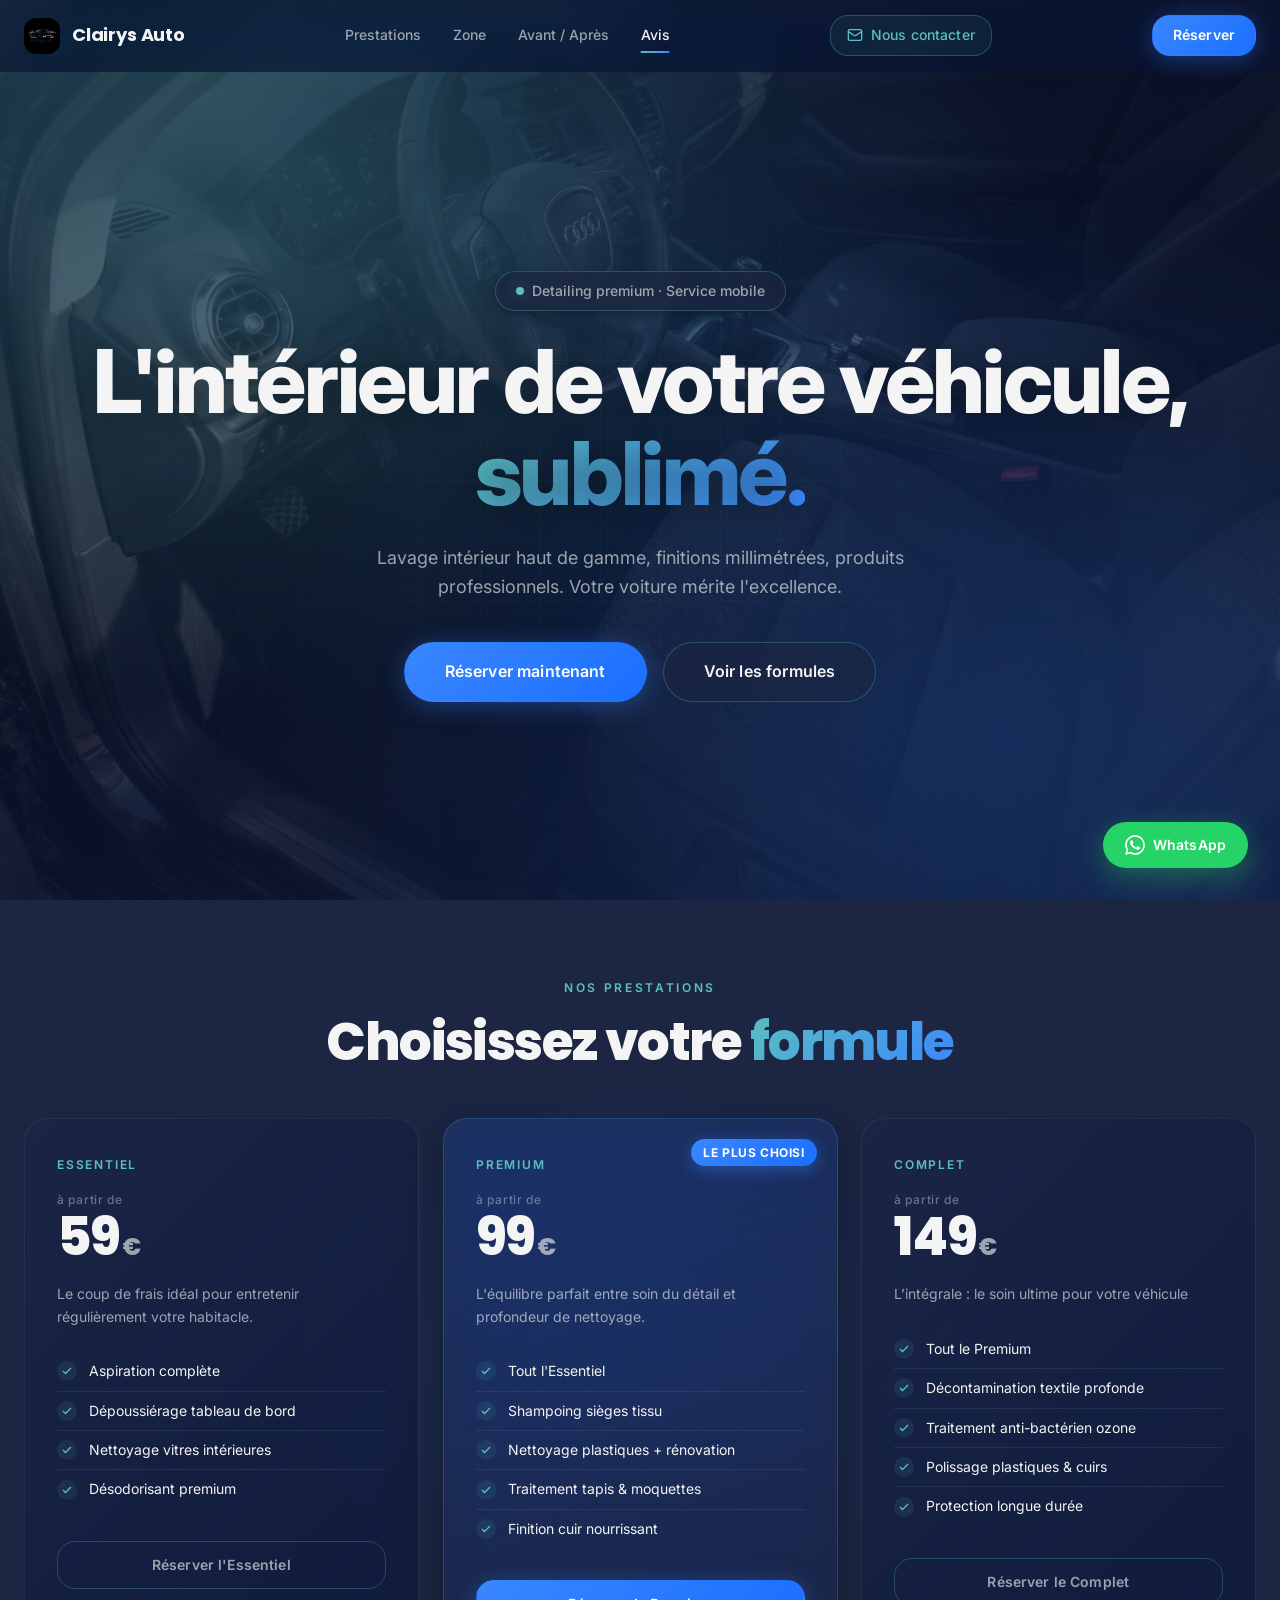
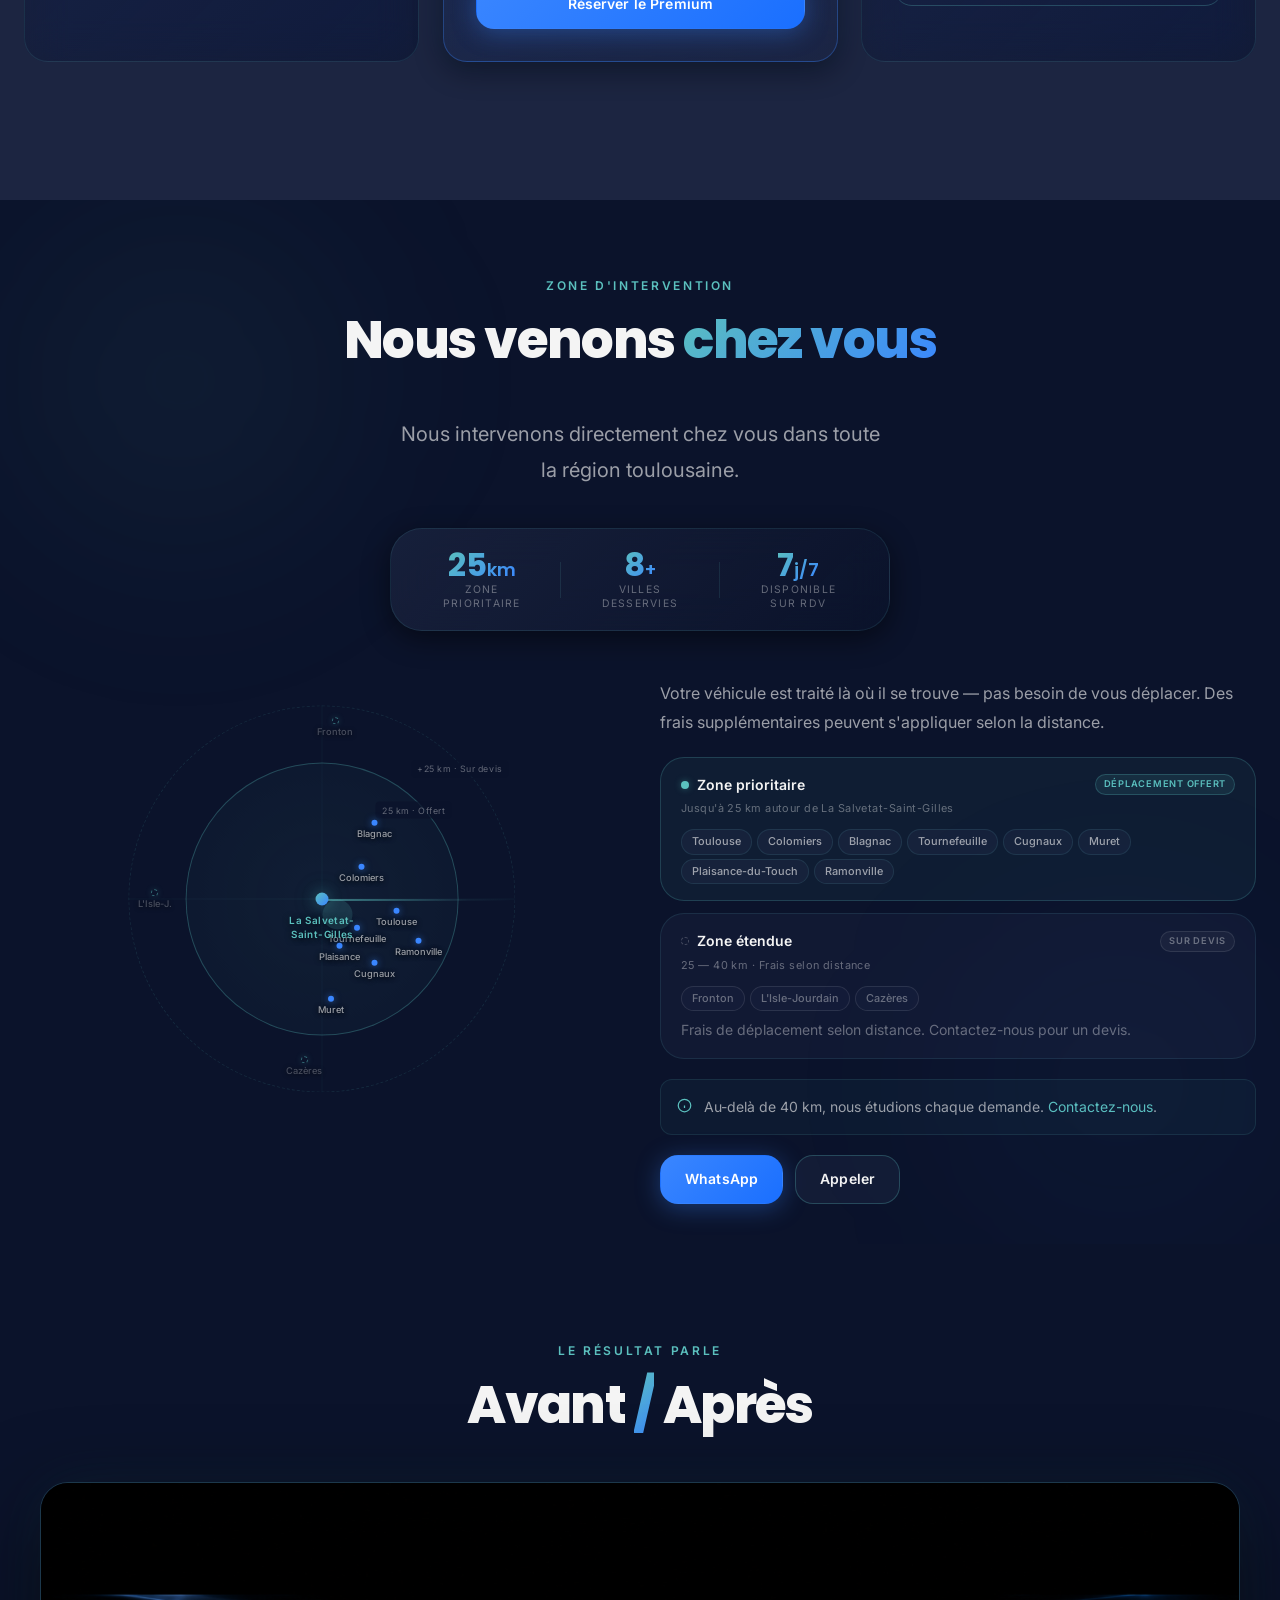
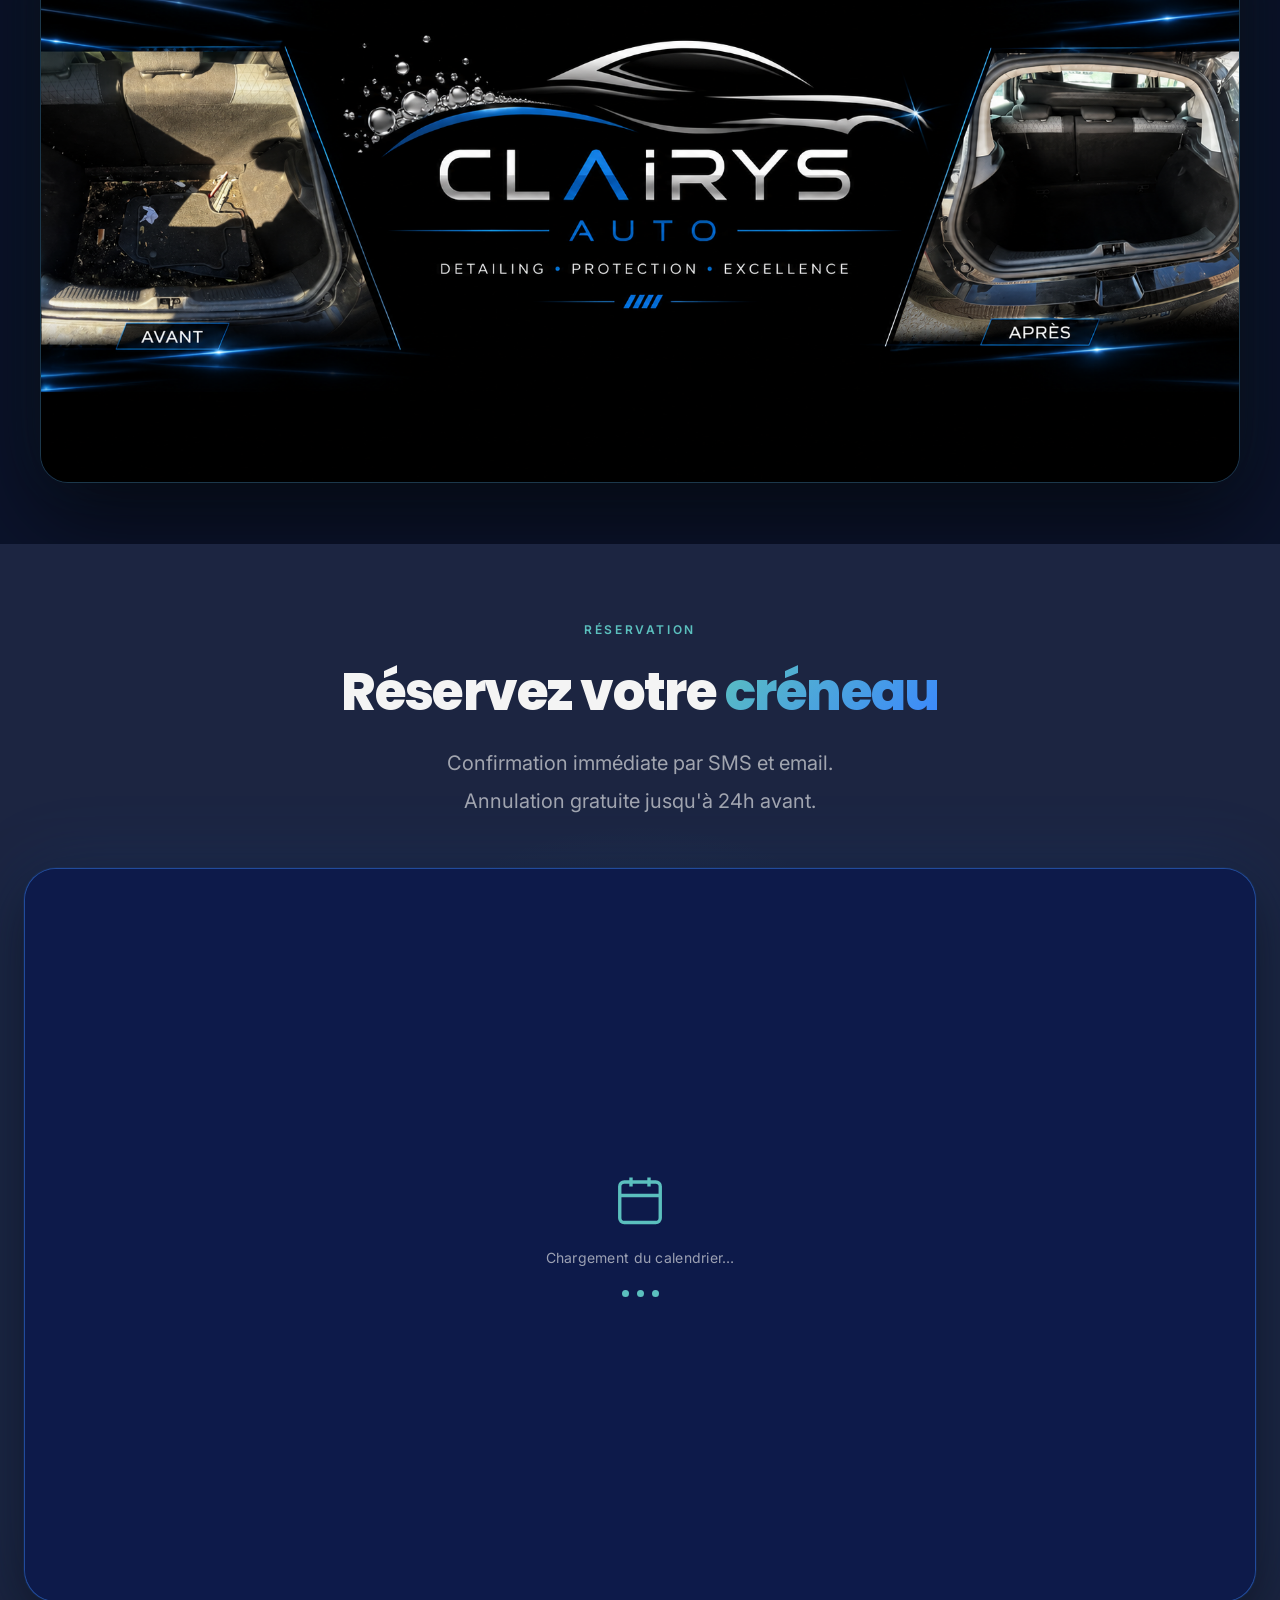
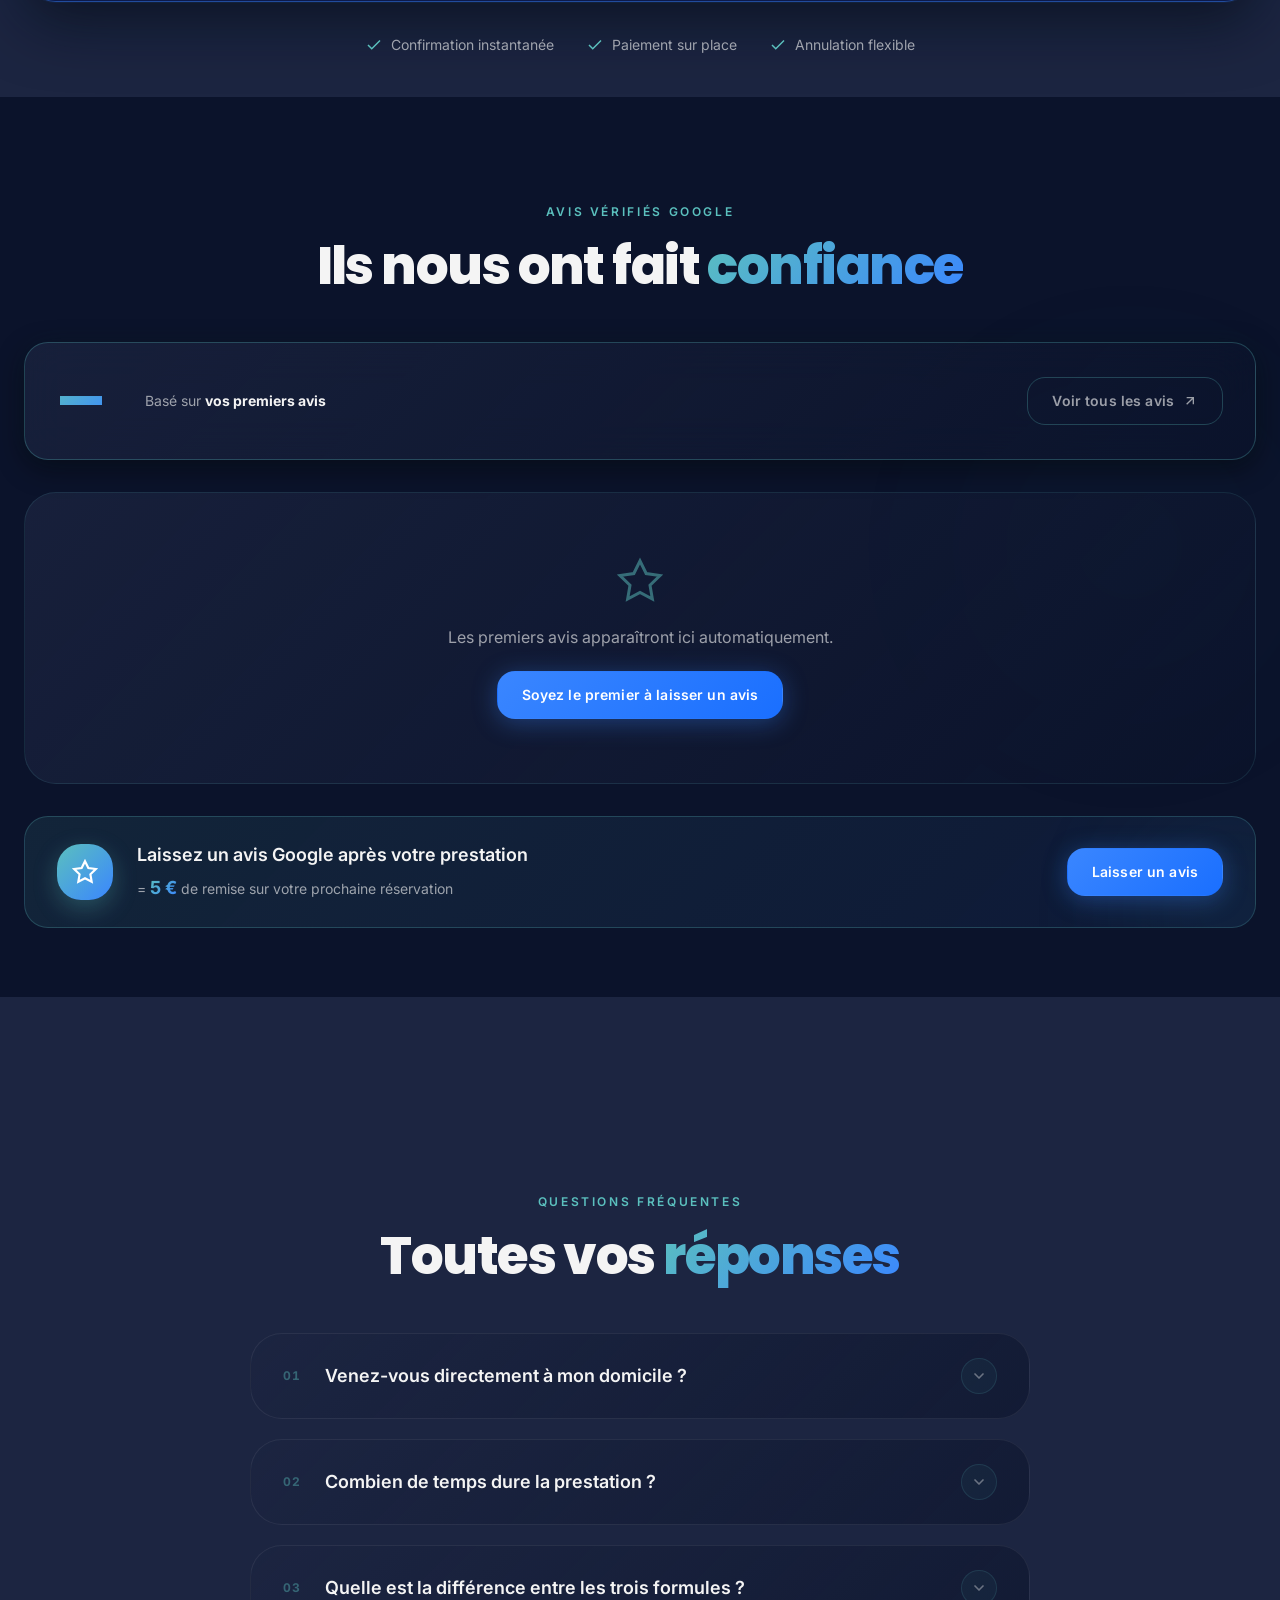
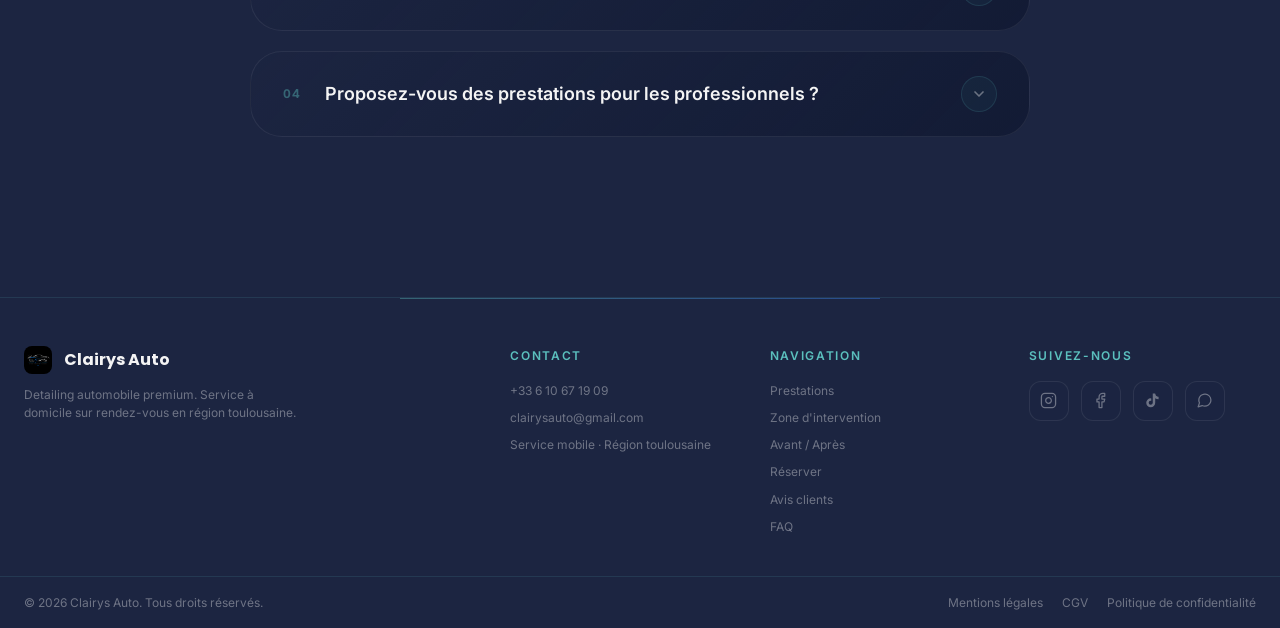
<file: index.html>
<!DOCTYPE html>
<html lang="fr">
<head>
  <meta charset="UTF-8" />
  <meta name="viewport" content="width=device-width, initial-scale=1.0, viewport-fit=cover" />
  <meta name="color-scheme" content="dark" />

  <!-- Preload hero image for LCP -->
  <link rel="preload" as="image" href="assets/images/hero-bg.webp" type="image/webp" fetchpriority="high" />
  <meta name="description" content="Service de detailing automobile premium à domicile en région toulousaine. Lavage intérieur haut de gamme, finitions millimétrées, produits professionnels. Formules dès 59 €. Réservez en ligne." />
  <title>Clairys Auto — Detailing automobile premium · région toulousaine</title>

  <!-- Open Graph -->
  <meta property="og:type" content="website" />
  <meta property="og:title" content="Clairys Auto — Detailing automobile premium" />
  <meta property="og:description" content="Lavage intérieur haut de gamme à domicile en région toulousaine. Formules dès 59 €. Résultat garanti." />
  <meta property="og:image" content="assets/images/hero-bg.webp" />
  <!-- REMPLACER : votre-domaine.fr -->
  <meta property="og:url" content="https://votre-domaine.fr" />
  <meta property="og:locale" content="fr_FR" />
  <meta property="og:site_name" content="Clairys Auto" />

  <!-- Twitter Card -->
  <meta name="twitter:card" content="summary_large_image" />
  <meta name="twitter:title" content="Clairys Auto — Detailing automobile premium" />
  <meta name="twitter:description" content="Lavage intérieur haut de gamme à domicile en région toulousaine." />
  <meta name="twitter:image" content="assets/images/hero-bg.webp" />

  <!-- Canonical — REMPLACER : votre-domaine.fr -->
  <link rel="canonical" href="https://votre-domaine.fr" />

  <!-- Schema.org LocalBusiness -->
  <script type="application/ld+json">
  {
    "@context": "https://schema.org",
    "@type": "AutoWash",
    "name": "Clairys Auto",
    "description": "Service de detailing automobile premium à domicile en région toulousaine.",
    "url": "https://votre-domaine.fr",
    "telephone": "+33610671909",
    "email": "clairysauto@gmail.com",
    "priceRange": "€€",
    "address": {
      "@type": "PostalAddress",
      "addressLocality": "La Salvetat-Saint-Gilles",
      "addressRegion": "Occitanie",
      "postalCode": "31880",
      "addressCountry": "FR"
    },
    "areaServed": {
      "@type": "AdministrativeArea",
      "name": "Région toulousaine"
    },
    "openingHoursSpecification": [
      {
        "@type": "OpeningHoursSpecification",
        "dayOfWeek": ["Monday","Tuesday","Wednesday","Thursday","Friday"],
        "opens": "08:00",
        "closes": "19:00"
      },
      {
        "@type": "OpeningHoursSpecification",
        "dayOfWeek": "Saturday",
        "opens": "09:00",
        "closes": "17:00"
      }
    ],
    "aggregateRating": {
      "@type": "AggregateRating",
      "ratingValue": "4.9",
      "bestRating": "5",
      "reviewCount": "487"
    }
  }
  </script>

  <!-- Preconnect Google Fonts -->
  <link rel="preconnect" href="https://fonts.googleapis.com" />
  <link rel="preconnect" href="https://fonts.gstatic.com" crossorigin />
  <link href="https://fonts.googleapis.com/css2?family=Inter:wght@300;400;500;600;700&family=Poppins:wght@500;600;700;800&display=swap" rel="stylesheet" />

  <!-- Favicon -->
  <link rel="icon" type="image/svg+xml" href="assets/images/logo.svg" />

  <!-- CSS -->
  <link rel="stylesheet" href="css/layout/mobile-bar.css" />
  <link rel="stylesheet" href="css/main.css" />
</head>
<body>

  <!-- ============ PAGE LOADER ============ -->
  <div id="page-loader" class="page-loader" aria-hidden="true">
    <div class="page-loader__inner">
      <img src="assets/images/logo.webp" width="56" height="56" class="page-loader__logo" alt="" />
      <div class="page-loader__bar">
        <div class="page-loader__fill"></div>
      </div>
    </div>
  </div>

  <!-- Scroll progress bar -->
  <div class="scroll-progress" id="scrollProgress" aria-hidden="true"></div>

  <!-- ============ HEADER ============ -->
  <header class="header" id="header">
    <div class="container header__inner">
      <a href="#" class="header__logo" aria-label="Clairys Auto — Accueil">
        <img src="assets/images/logo.webp" alt="Clairys Auto" width="36" height="36" />
        <span>Clairys Auto</span>
      </a>

      <nav class="header__nav" aria-label="Navigation principale">
        <a href="#services">Prestations</a>
        <a href="#zone">Zone</a>
        <a href="#before-after">Avant / Après</a>
        <a href="#reviews">Avis</a>
      </nav>

      <a href="mailto:clairysauto@gmail.com?subject=Contact%20Clairys%20Auto" class="btn header__cta header__cta--contact contact-link" id="contactBtn" aria-label="Nous contacter par email">
        <svg viewBox="0 0 24 24" fill="none" stroke="currentColor" stroke-width="2" stroke-linecap="round" stroke-linejoin="round" aria-hidden="true"><rect x="2" y="4" width="20" height="16" rx="2"/><path d="m22 7-8.97 5.7a1.94 1.94 0 0 1-2.06 0L2 7"/></svg>
        Nous contacter
      </a>
      <a href="#booking" class="btn btn--accent header__cta">Réserver</a>

      <button class="header__burger" id="burger" aria-label="Ouvrir le menu" aria-expanded="false">
        <span></span><span></span><span></span>
      </button>
    </div>

    <!-- Mobile menu -->
    <div class="header__mobile" id="mobileMenu">
      <a href="#services">Prestations</a>
      <a href="#zone">Zone d'intervention</a>
      <a href="#before-after">Avant / Après</a>
      <a href="#reviews">Avis</a>
      <a href="#faq">FAQ</a>
      <a href="mailto:clairysauto@gmail.com?subject=Demande%20de%20contact%20%E2%80%94%20Clairys%20Auto" class="contact-link">Nous contacter</a>
      <a href="#booking" class="btn btn--accent">Réserver maintenant</a>
    </div>
  </header>

  <!-- ============ SECTION NAVIGATION DOTS ============ -->
  <nav class="scroll-nav" id="scrollNav" aria-label="Navigation sections">
    <button class="scroll-nav__dot is-active" data-target="hero"         title="Accueil"></button>
    <button class="scroll-nav__dot"           data-target="services"     title="Prestations"></button>
    <button class="scroll-nav__dot"           data-target="zone"         title="Zone"></button>
    <button class="scroll-nav__dot"           data-target="before-after" title="Avant / Après"></button>
    <button class="scroll-nav__dot"           data-target="booking"      title="Réserver"></button>
    <button class="scroll-nav__dot"           data-target="reviews"      title="Avis"></button>
    <button class="scroll-nav__dot"           data-target="faq"          title="FAQ"></button>
  </nav>

  <!-- Barre mobile bas d'écran — REMPLACER : numéro WhatsApp (format international sans +) -->
  <nav class="mobile-bar" id="mobileBar" aria-label="Actions rapides">
    <a href="https://wa.me/33610671909" target="_blank" rel="noopener" class="mobile-bar__btn mobile-bar__btn--wa" aria-label="Nous contacter sur WhatsApp">
      <svg viewBox="0 0 24 24" aria-hidden="true"><path d="M17.472 14.382c-.297-.149-1.758-.867-2.03-.967-.273-.099-.471-.148-.67.15-.197.297-.767.966-.94 1.164-.173.199-.347.223-.644.075-.297-.15-1.255-.463-2.39-1.475-.883-.788-1.48-1.761-1.653-2.059-.173-.297-.018-.458.13-.606.134-.133.298-.347.446-.52.149-.174.198-.298.298-.497.099-.198.05-.371-.025-.52-.075-.149-.669-1.612-.916-2.207-.242-.579-.487-.5-.669-.51-.173-.008-.371-.01-.57-.01-.198 0-.52.074-.792.372-.272.297-1.04 1.016-1.04 2.479 0 1.462 1.065 2.875 1.213 3.074.149.198 2.096 3.2 5.077 4.487.709.306 1.262.489 1.694.625.712.227 1.36.195 1.871.118.571-.085 1.758-.719 2.006-1.413.248-.694.248-1.289.173-1.413-.074-.124-.272-.198-.57-.347m-5.421 7.403h-.004a9.87 9.87 0 01-5.031-1.378l-.361-.214-3.741.982.998-3.648-.235-.374a9.86 9.86 0 01-1.51-5.26c.001-5.45 4.436-9.884 9.888-9.884 2.64 0 5.122 1.03 6.988 2.898a9.825 9.825 0 012.893 6.994c-.003 5.45-4.437 9.884-9.885 9.884m8.413-18.297A11.815 11.815 0 0012.05 0C5.495 0 .16 5.335.157 11.892c0 2.096.547 4.142 1.588 5.945L.057 24l6.305-1.654a11.882 11.882 0 005.683 1.448h.005c6.554 0 11.89-5.335 11.893-11.893a11.821 11.821 0 00-3.48-8.413Z"/></svg>
      <span>WhatsApp</span>
    </a>
    <a href="#booking" class="mobile-bar__btn mobile-bar__btn--cta">
      Réserver
    </a>
  </nav>

    <!-- Bouton WhatsApp — desktop (FAB) -->
<a href="https://wa.me/33610671909?text=Bonjour%2C%20je%20souhaite%20r%C3%A9server%20une%20prestation%20de%20detailing." 
   class="whatsapp-fab" 
   target="_blank" 
   rel="noopener"
   aria-label="Nous contacter sur WhatsApp">
  <svg viewBox="0 0 24 24" fill="currentColor">
    <path d="M17.472 14.382c-.297-.149-1.758-.867-2.03-.967-.273-.099-.471-.148-.67.15-.197.297-.767.966-.94 1.164-.173.199-.347.223-.644.075-.297-.15-1.255-.463-2.39-1.475-.883-.788-1.48-1.761-1.653-2.059-.173-.297-.018-.458.13-.606.134-.133.298-.347.446-.52.149-.174.198-.298.298-.497.099-.198.05-.371-.025-.52-.075-.149-.669-1.612-.916-2.207-.242-.579-.487-.5-.669-.51-.173-.008-.371-.01-.57-.01-.198 0-.52.074-.792.372-.272.297-1.04 1.016-1.04 2.479 0 1.462 1.065 2.875 1.213 3.074.149.198 2.096 3.2 5.077 4.487.709.306 1.262.489 1.694.625.712.227 1.36.195 1.871.118.571-.085 1.758-.719 2.006-1.413.248-.694.248-1.289.173-1.413-.074-.124-.272-.198-.57-.347m-5.421 7.403h-.004a9.87 9.87 0 01-5.031-1.378l-.361-.214-3.741.982.998-3.648-.235-.374a9.86 9.86 0 01-1.51-5.26c.001-5.45 4.436-9.884 9.888-9.884 2.64 0 5.122 1.03 6.988 2.898a9.825 9.825 0 012.893 6.994c-.003 5.45-4.437 9.884-9.885 9.884m8.413-18.297A11.815 11.815 0 0012.05 0C5.495 0 .16 5.335.157 11.892c0 2.096.547 4.142 1.588 5.945L.057 24l6.305-1.654a11.882 11.882 0 005.683 1.448h.005c6.554 0 11.89-5.335 11.893-11.893a11.821 11.821 0 00-3.48-8.413z"/>
  </svg>
  WhatsApp
</a>


  <main>
    <!-- ============ HERO ============ -->
    <section class="hero" id="hero">
      <div class="hero__bg" aria-hidden="true">
        <div class="hero__glow hero__glow--1"></div>
        <div class="hero__glow hero__glow--2"></div>
        <div class="hero__grid"></div>
      </div>

      <div class="container hero__inner">
        <div class="hero__badge animate-on-scroll">
          <span class="hero__badge-dot"></span>
          Detailing premium · Service mobile
        </div>

        <h1 class="hero__title animate-on-scroll anim-blur">
          L'intérieur de votre véhicule, <span class="text-accent">sublimé.</span>
        </h1>

        <p class="hero__subtitle animate-on-scroll">
          Lavage intérieur haut de gamme, finitions millimétrées, produits professionnels.
          Votre voiture mérite l'excellence.
        </p>

        <div class="hero__cta animate-on-scroll">
          <a href="#booking" class="btn btn--accent btn--lg">Réserver maintenant</a>
          <a href="#services" class="btn btn--ghost btn--lg">Voir les formules</a>
        </div>
      </div>
    </section>

    <!-- ============ SERVICES ============ -->
    <section class="services" id="services">
      <div class="container">
        <div class="section-head animate-on-scroll anim-blur">
          <span class="section-eyebrow">Nos prestations</span>
          <h2 class="section-title">Choisissez votre <span class="text-accent">formule</span></h2>
        </div>

        <div class="services__grid">
          <article class="service-card tilt animate-on-scroll" data-tilt>
            <div class="service-card__header">
              <span class="service-card__tag">Essentiel</span>
              <div class="service-card__price">
                <span class="price-from">à partir de</span>
                <span class="price">59<span>€</span></span>
              </div>
            </div>
            <p class="service-card__desc">Le coup de frais idéal pour entretenir régulièrement votre habitacle.</p>
            <ul class="service-card__features">
              <li>Aspiration complète</li>
              <li>Dépoussiérage tableau de bord</li>
              <li>Nettoyage vitres intérieures</li>
              <li>Désodorisant premium</li>
            </ul>
            <a href="#booking" class="btn btn--outline btn--block">Réserver l'Essentiel</a>
          </article>

          <article class="service-card service-card--featured tilt animate-on-scroll" data-tilt>
            <div class="service-card__badge">Le plus choisi</div>
            <div class="service-card__header">
              <span class="service-card__tag">Premium</span>
              <div class="service-card__price">
                <span class="price-from">à partir de</span>
                <span class="price">99<span>€</span></span>
              </div>
            </div>
            <p class="service-card__desc">L'équilibre parfait entre soin du détail et profondeur de nettoyage.</p>
            <ul class="service-card__features">
              <li>Tout l'Essentiel</li>
              <li>Shampoing sièges tissu</li>
              <li>Nettoyage plastiques + rénovation</li>
              <li>Traitement tapis &amp; moquettes</li>
              <li>Finition cuir nourrissant</li>
            </ul>
            <a href="#booking" class="btn btn--accent btn--block">Réserver le Premium</a>
          </article>

          <article class="service-card tilt animate-on-scroll" data-tilt>
            <div class="service-card__header">
              <span class="service-card__tag">Complet</span>
              <div class="service-card__price">
                <span class="price-from">à partir de</span>
                <span class="price">149<span>€</span></span>
              </div>
            </div>
            <p class="service-card__desc">L’intégrale : le soin ultime pour votre véhicule</p>
            <ul class="service-card__features">
              <li>Tout le Premium</li>
              <li>Décontamination textile profonde</li>
              <li>Traitement anti-bactérien ozone</li>
              <li>Polissage plastiques &amp; cuirs</li>
              <li>Protection longue durée</li>
            </ul>
            <a href="#booking" class="btn btn--outline btn--block">Réserver le Complet</a>
          </article>
        </div>

        <p class="services__disclaimer animate-on-scroll">
          <svg viewBox="0 0 24 24" fill="none" stroke="currentColor" stroke-width="2" stroke-linecap="round" stroke-linejoin="round" aria-hidden="true"><circle cx="12" cy="12" r="10"/><line x1="12" y1="8" x2="12" y2="12"/><line x1="12" y1="16" x2="12.01" y2="16"/></svg>
          Tarifs indicatifs — un supplément peut s'appliquer selon l'état du véhicule (tabac, poils d'animaux, boue, taches tenaces).
        </p>

      </div>
    </section>

    <!-- ============ ZONE D'INTERVENTION ============ -->
    <section class="zone" id="zone">
      <div class="container">

        <div class="section-head animate-on-scroll anim-blur">
          <span class="section-eyebrow">Zone d'intervention</span>
          <h2 class="section-title">Nous venons <span class="text-accent">chez vous</span></h2>
        </div>

        <p class="zone__lead animate-on-scroll anim-blur">
          Nous intervenons directement chez vous dans toute la région toulousaine.
        </p>

        <div class="zone__kpis animate-on-scroll anim-blur">
          <div class="zone__kpi">
            <span class="zone__kpi-val">25<span class="zone__kpi-unit">km</span></span>
            <span class="zone__kpi-label">Zone<br>prioritaire</span>
          </div>
          <div class="zone__kpi-div"></div>
          <div class="zone__kpi">
            <span class="zone__kpi-val">8<span class="zone__kpi-unit">+</span></span>
            <span class="zone__kpi-label">Villes<br>desservies</span>
          </div>
          <div class="zone__kpi-div"></div>
          <div class="zone__kpi">
            <span class="zone__kpi-val">7<span class="zone__kpi-unit">j/7</span></span>
            <span class="zone__kpi-label">Disponible<br>sur RDV</span>
          </div>
        </div>

        <div class="zone__body">

          <!-- Radar map -->
          <div class="zone__radar-wrap animate-on-scroll anim-left">
            <div class="zone__radar">
              <!-- Zone prioritaire (≤25 km) -->
              <div class="zone__ring--1">
                <span class="zone__ring-lbl">25 km · Offert</span>
              </div>
              <!-- Zone étendue (25–40 km) -->
              <div class="zone__ring--2">
                <span class="zone__ring-lbl">+25 km · Sur devis</span>
              </div>
              <!-- Crosshair -->
              <div class="zone__line zone__line--h"></div>
              <div class="zone__line zone__line--v"></div>
              <!-- Scanning beam -->
              <div class="zone__scan" aria-hidden="true"></div>
              <!-- Center: La Salvetat-Saint-Gilles -->
              <div class="zone__origin">
                <div class="zone__origin-core"></div>
                <span class="zone__origin-label">La Salvetat-<br>Saint-Gilles</span>
              </div>
              <!-- City pins — toutes dans la zone prioritaire (≤25 km) -->
              <!-- Zone prioritaire (≤25 km) -->
              <div class="zone__pin" style="--x:67%;--y:54%">
                <div class="zone__pin-dot"></div>
                <span class="zone__pin-name">Toulouse</span>
              </div>
              <div class="zone__pin zone__pin--minor" style="--x:59%;--y:44%">
                <div class="zone__pin-dot"></div>
                <span class="zone__pin-name">Colomiers</span>
              </div>
              <div class="zone__pin" style="--x:62%;--y:34%">
                <div class="zone__pin-dot"></div>
                <span class="zone__pin-name">Blagnac</span>
              </div>
              <div class="zone__pin" style="--x:58%;--y:58%">
                <div class="zone__pin-dot"></div>
                <span class="zone__pin-name">Tournefeuille</span>
              </div>
              <div class="zone__pin" style="--x:62%;--y:66%">
                <div class="zone__pin-dot"></div>
                <span class="zone__pin-name">Cugnaux</span>
              </div>
              <div class="zone__pin" style="--x:52%;--y:74%">
                <div class="zone__pin-dot"></div>
                <span class="zone__pin-name">Muret</span>
              </div>
              <div class="zone__pin zone__pin--minor" style="--x:54%;--y:62%">
                <div class="zone__pin-dot"></div>
                <span class="zone__pin-name">Plaisance</span>
              </div>
              <div class="zone__pin" style="--x:72%;--y:61%">
                <div class="zone__pin-dot"></div>
                <span class="zone__pin-name">Ramonville</span>
              </div>
              <!-- Zone étendue (25–40 km) -->
              <div class="zone__pin zone__pin--ext" style="--x:53%;--y:11%">
                <div class="zone__pin-dot"></div>
                <span class="zone__pin-name">Fronton</span>
              </div>
              <div class="zone__pin zone__pin--ext" style="--x:12%;--y:50%">
                <div class="zone__pin-dot"></div>
                <span class="zone__pin-name">L'Isle-J.</span>
              </div>
              <div class="zone__pin zone__pin--ext" style="--x:46%;--y:88%">
                <div class="zone__pin-dot"></div>
                <span class="zone__pin-name">Cazères</span>
              </div>
            </div>
          </div>

          <!-- Sidebar -->
          <div class="zone__sidebar animate-on-scroll anim-right">

            <p class="zone__desc">
              Votre véhicule est traité là où il se trouve — pas besoin de vous déplacer.
              Des frais supplémentaires peuvent s'appliquer selon la distance.
            </p>

            <!-- Zone cards -->
            <div class="zone__zones">

              <div class="zone__zone zone__zone--main">
                <div class="zone__zone-header">
                  <span class="zone__zone-dot"></span>
                  <span class="zone__zone-title">Zone prioritaire</span>
                  <span class="zone__zone-badge">Déplacement offert</span>
                </div>
                <p class="zone__zone-range">Jusqu'à 25 km autour de La Salvetat-Saint-Gilles</p>
                <div class="zone__chips">
                  <span class="zone__chip">Toulouse</span>
                  <span class="zone__chip">Colomiers</span>
                  <span class="zone__chip">Blagnac</span>
                  <span class="zone__chip">Tournefeuille</span>
                  <span class="zone__chip">Cugnaux</span>
                  <span class="zone__chip">Muret</span>
                  <span class="zone__chip">Plaisance-du-Touch</span>
                  <span class="zone__chip">Ramonville</span>
                </div>
              </div>

              <div class="zone__zone">
                <div class="zone__zone-header">
                  <span class="zone__zone-dot zone__zone-dot--ext"></span>
                  <span class="zone__zone-title">Zone étendue</span>
                  <span class="zone__zone-badge zone__zone-badge--ext">Sur devis</span>
                </div>
                <p class="zone__zone-range">25 — 40 km · Frais selon distance</p>
                <div class="zone__chips zone__chips--ext">
                  <span class="zone__chip zone__chip--ext">Fronton</span>
                  <span class="zone__chip zone__chip--ext">L'Isle-Jourdain</span>
                  <span class="zone__chip zone__chip--ext">Cazères</span>
                </div>
                <p class="zone__zone-ext-desc">Frais de déplacement selon distance. Contactez-nous pour un devis.</p>
              </div>

            </div>

            <div class="zone__note">
              <svg viewBox="0 0 24 24" fill="none" stroke="currentColor" stroke-width="2" aria-hidden="true">
                <circle cx="12" cy="12" r="10"/><path d="M12 16v-4M12 8h.01"/>
              </svg>
              <span>Au-delà de 40 km, nous étudions chaque demande. <a href="mailto:clairysauto@gmail.com?subject=Contact%20Clairys%20Auto" class="contact-link" style="color:var(--accent)">Contactez-nous</a>.</span>
            </div>

            <div class="zone__contact-btns">
              <!-- REMPLACER : numéro WhatsApp -->
              <a href="https://wa.me/33610671909" target="_blank" rel="noopener" class="btn btn--accent">WhatsApp</a>
              <!-- REMPLACER : numéro de téléphone -->
              <a href="tel:+33610671909" class="btn btn--ghost">Appeler</a>
            </div>

          </div>
        </div>
      </div>
    </section>

    <!-- ============ BEFORE / AFTER ============ -->
    <section class="ba" id="before-after">
      <div class="container">
        <div class="section-head animate-on-scroll anim-blur">
          <span class="section-eyebrow">Le résultat parle</span>
          <h2 class="section-title">Avant <span class="text-accent">/</span> Après</h2>
        </div>

        <div class="ba__banner animate-on-scroll anim-blur">
          <img src="assets/images/before-after/before-after-banner.webp" alt="Avant / Après detailing Clairys Auto — intérieur coffre nettoyé" class="ba__banner-img" width="1512" height="504" loading="lazy" />
        </div>
      </div>
    </section>



    <!-- ============ BOOKING ============ -->
    <section class="booking" id="booking">
      <div class="container">
        <div class="section-head section-head--loose animate-on-scroll anim-blur">
          <span class="section-eyebrow">Réservation</span>
          <h2 class="section-title">Réservez votre <span class="text-accent">créneau</span></h2>
          <p class="section-subtitle">Confirmation immédiate par SMS et email.<br>Annulation gratuite jusqu'à 24h avant.</p>
        </div>

        <div class="booking__wrap animate-on-scroll anim-scale" id="bookingWrap">
          <!-- Loader affiché pendant le chargement de Calendly -->
          <div class="booking__loading" id="bookingLoading" aria-hidden="true">
            <div class="booking__loading-inner">
              <div class="booking__loading-icon">
                <svg viewBox="0 0 24 24" fill="none" stroke="currentColor" stroke-width="1.5" aria-hidden="true">
                  <rect x="3" y="4" width="18" height="18" rx="2"/>
                  <path d="M16 2v4M8 2v4M3 10h18"/>
                </svg>
              </div>
              <p class="booking__loading-text">Chargement du calendrier…</p>
              <div class="booking__loading-dots" aria-hidden="true">
                <span></span><span></span><span></span>
              </div>
            </div>
          </div>
          <div class="calendly-inline-widget"
               data-url="https://calendly.com/clairysauto/30min?background_color=f0f4ff&text_color=1e3a5f&primary_color=3a86ff&hide_gdpr_banner=1"
               style="min-width:320px;height:700px;"></div>
        </div>

        <!-- Fallback si Calendly échoue à charger -->
        <div class="booking__fallback" id="bookingFallback" style="display:none">
          <p>La réservation en ligne est temporairement indisponible.</p>
          <p>Contactez-nous directement pour réserver :</p>
          <div class="zone__contact-btns" style="justify-content:center;margin-top:1.5rem">
            <a href="https://wa.me/33610671909" target="_blank" rel="noopener" class="btn btn--accent btn--lg">
              Réserver via WhatsApp
            </a>
            <a href="tel:+33610671909" class="btn btn--ghost btn--lg">
              Appeler directement
            </a>
          </div>
        </div>

        <div class="booking__reassurance animate-on-scroll">
          <div class="booking__rea-item">
            <svg viewBox="0 0 24 24" fill="none" stroke="currentColor" stroke-width="2" aria-hidden="true"><path d="M20 6L9 17l-5-5"/></svg>
            Confirmation instantanée
          </div>
          <div class="booking__rea-item">
            <svg viewBox="0 0 24 24" fill="none" stroke="currentColor" stroke-width="2" aria-hidden="true"><path d="M20 6L9 17l-5-5"/></svg>
            Paiement sur place
          </div>
          <div class="booking__rea-item">
            <svg viewBox="0 0 24 24" fill="none" stroke="currentColor" stroke-width="2" aria-hidden="true"><path d="M20 6L9 17l-5-5"/></svg>
            Annulation flexible
          </div>
        </div>
      </div>
    </section>

    <!-- ============ REVIEWS ============ -->
    <section class="reviews" id="reviews">
      <div class="container">
        <div class="section-head animate-on-scroll anim-blur">
          <span class="section-eyebrow">Avis vérifiés Google</span>
          <h2 class="section-title">Ils nous ont fait <span class="text-accent">confiance</span></h2>
        </div>

        <div class="reviews__rating animate-on-scroll">
          <div class="reviews__score" id="reviewsScore">
            <div class="reviews__score-number" id="reviewsRating">—</div>
            <div class="reviews__stars" id="reviewsStars" aria-label="Note Google"></div>
            <div class="reviews__score-text">Basé sur <strong id="reviewsCount">vos premiers avis</strong></div>
          </div>
          <a href="https://share.google/ib5Z1NXpXZJICulvE" target="_blank" rel="noopener" class="btn btn--outline">
            Voir tous les avis
            <svg viewBox="0 0 24 24" fill="none" stroke="currentColor" stroke-width="2" aria-hidden="true"><path d="M7 17L17 7M7 7h10v10"/></svg>
          </a>
        </div>

        <div class="reviews__grid" id="reviewsGrid">
          <!-- Rempli automatiquement par reviews.js dès que des avis Google existent -->
          <div class="reviews__empty animate-on-scroll">
            <svg viewBox="0 0 24 24" fill="none" stroke="currentColor" stroke-width="1.5" aria-hidden="true"><path d="M12 2l3.09 6.26L22 9.27l-5 4.87 1.18 6.88L12 17.77l-6.18 3.25L7 14.14 2 9.27l6.91-1.01L12 2z"/></svg>
            <p>Les premiers avis apparaîtront ici automatiquement.</p>
            <a href="https://share.google/ib5Z1NXpXZJICulvE" target="_blank" rel="noopener" class="btn btn--accent">
              Soyez le premier à laisser un avis
            </a>
          </div>
        </div>

        <div class="reviews__banner animate-on-scroll">
          <div class="reviews__banner-icon" aria-hidden="true">
            <svg viewBox="0 0 24 24" fill="none" stroke="currentColor" stroke-width="2"><path d="M12 2l3.09 6.26L22 9.27l-5 4.87 1.18 6.88L12 17.77l-6.18 3.25L7 14.14 2 9.27l6.91-1.01L12 2z"/></svg>
          </div>
          <div class="reviews__banner-content">
            <strong>Laissez un avis Google après votre prestation</strong>
            <span>= <span class="text-accent">5 €</span> de remise sur votre prochaine réservation</span>
          </div>
          <!-- REMPLACER : https://share.google/ib5Z1NXpXZJICulvE -->
          <a href="https://share.google/ib5Z1NXpXZJICulvE" target="_blank" rel="noopener" class="btn btn--accent">Laisser un avis</a>
        </div>
      </div>
    </section>

    <!-- ============ FAQ ============ -->
    <section class="faq" id="faq">
      <div class="container">
        <div class="section-head animate-on-scroll anim-blur">
          <span class="section-eyebrow">Questions fréquentes</span>
          <h2 class="section-title">Toutes vos <span class="text-accent">réponses</span></h2>
        </div>

        <div class="faq__list animate-on-scroll">

          <div class="faq__item">
            <button class="faq__question" type="button" aria-expanded="false">
              <span class="faq__num" aria-hidden="true">01</span>
              <span class="faq__question-text">Venez-vous directement à mon domicile ?</span>
              <span class="faq__chevron" aria-hidden="true">
                <svg viewBox="0 0 24 24" fill="none" stroke="currentColor" stroke-width="2.5" stroke-linecap="round" stroke-linejoin="round"><polyline points="6 9 12 15 18 9"/></svg>
              </span>
            </button>
            <div class="faq__answer" role="region">
              <div class="faq__answer-inner">
                <p>Oui, nous nous déplaçons directement à votre domicile, sur votre lieu de travail ou sur parking dans toute la région toulousaine.</p>
                <p>Nous avons simplement besoin d'une prise de courant ainsi que d'un accès à l'eau.</p>
              </div>
            </div>
          </div>

          <div class="faq__item">
            <button class="faq__question" type="button" aria-expanded="false">
              <span class="faq__num" aria-hidden="true">02</span>
              <span class="faq__question-text">Combien de temps dure la prestation ?</span>
              <span class="faq__chevron" aria-hidden="true">
                <svg viewBox="0 0 24 24" fill="none" stroke="currentColor" stroke-width="2.5" stroke-linecap="round" stroke-linejoin="round"><polyline points="6 9 12 15 18 9"/></svg>
              </span>
            </button>
            <div class="faq__answer" role="region">
              <div class="faq__answer-inner">
                <p>Tout dépend de l'état du véhicule et de la formule choisie.</p>
                <p>Une estimation précise vous sera donnée une fois sur place après inspection du véhicule.</p>
              </div>
            </div>
          </div>

          <div class="faq__item">
            <button class="faq__question" type="button" aria-expanded="false">
              <span class="faq__num" aria-hidden="true">03</span>
              <span class="faq__question-text">Quelle est la différence entre les trois formules ?</span>
              <span class="faq__chevron" aria-hidden="true">
                <svg viewBox="0 0 24 24" fill="none" stroke="currentColor" stroke-width="2.5" stroke-linecap="round" stroke-linejoin="round"><polyline points="6 9 12 15 18 9"/></svg>
              </span>
            </button>
            <div class="faq__answer" role="region">
              <div class="faq__answer-inner">
                <p>Chaque formule est un palier de service supérieur :</p>
                <div class="faq__tiers">
                  <div class="faq__tier">
                    <span class="faq__tier-name">Essentiel</span>
                    <p>Aspiration complète, dépoussiérage intérieur et nettoyage des vitres. Idéal pour un entretien régulier.</p>
                  </div>
                  <div class="faq__tier">
                    <span class="faq__tier-name faq__tier-name--premium">Premium</span>
                    <p>Comprend la formule Essentiel + shampoing des sièges et textiles, rénovation des plastiques et soin du cuir.</p>
                  </div>
                  <div class="faq__tier">
                    <span class="faq__tier-name faq__tier-name--complet">Complet</span>
                    <p>Comprend la formule Premium + décontamination textile en profondeur, traitement anti-bactérien à l'ozone et protection longue durée.</p>
                  </div>
                </div>
              </div>
            </div>
          </div>

          <div class="faq__item">
            <button class="faq__question" type="button" aria-expanded="false">
              <span class="faq__num" aria-hidden="true">04</span>
              <span class="faq__question-text">Proposez-vous des prestations pour les professionnels ?</span>
              <span class="faq__chevron" aria-hidden="true">
                <svg viewBox="0 0 24 24" fill="none" stroke="currentColor" stroke-width="2.5" stroke-linecap="round" stroke-linejoin="round"><polyline points="6 9 12 15 18 9"/></svg>
              </span>
            </button>
            <div class="faq__answer" role="region">
              <div class="faq__answer-inner">
                <p>Oui, nous proposons des prestations adaptées aux entreprises et aux flottes de véhicules, avec intervention sur site et facturation professionnelle.</p>
                <p><a href="mailto:clairysauto@gmail.com?subject=Contact%20Clairys%20Auto" class="contact-link">Contactez-nous</a> pour un devis personnalisé.</p>
              </div>
            </div>
          </div>

        </div>
      </div>
    </section>
  </main>

  <!-- ============ FOOTER ============ -->
  <footer class="footer">
    <div class="container footer__inner">
      <div class="footer__brand">
        <a href="#" class="footer__logo">
          <img src="assets/images/logo.webp" alt="Clairys Auto" width="36" height="36" loading="lazy" />
          <span>Clairys Auto</span>
        </a>
        <p>Detailing automobile premium. Service à domicile sur rendez-vous en région toulousaine.</p>
      </div>

      <div class="footer__col">
        <h4>Contact</h4>
        <!-- REMPLACER : coordonnées réelles -->
        <a href="tel:+33610671909">+33 6 10 67 19 09</a>
        <a href="mailto:clairysauto@gmail.com">clairysauto@gmail.com</a>
        <span>Service mobile · Région toulousaine</span>
      </div>

      <div class="footer__col">
        <h4>Navigation</h4>
        <a href="#services">Prestations</a>
        <a href="#zone">Zone d'intervention</a>
        <a href="#before-after">Avant / Après</a>
        <a href="#booking">Réserver</a>
        <a href="#reviews">Avis clients</a>
        <a href="#faq">FAQ</a>
      </div>

      <div class="footer__col">
        <h4>Suivez-nous</h4>
        <div class="footer__socials">
          <a href="https://www.instagram.com/clairysauto/" aria-label="Instagram" target="_blank" rel="noopener" class="footer__social--insta">
            <svg viewBox="0 0 24 24" fill="none" stroke="currentColor" stroke-width="1.8" stroke-linecap="round" stroke-linejoin="round" aria-hidden="true"><rect x="2" y="2" width="20" height="20" rx="5"/><path d="M16 11.37A4 4 0 1 1 12.63 8 4 4 0 0 1 16 11.37z"/><line x1="17.5" y1="6.5" x2="17.51" y2="6.5"/></svg>
          </a>
          <a href="https://www.facebook.com/profile.php?id=61589477621953" aria-label="Facebook" target="_blank" rel="noopener" class="footer__social--fb">
            <svg viewBox="0 0 24 24" fill="none" stroke="currentColor" stroke-width="1.8" stroke-linecap="round" stroke-linejoin="round" aria-hidden="true"><path d="M18 2h-3a5 5 0 0 0-5 5v3H7v4h3v8h4v-8h3l1-4h-4V7a1 1 0 0 1 1-1h3z"/></svg>
          </a>
          <a href="https://www.tiktok.com/@clairys_auto" aria-label="TikTok" target="_blank" rel="noopener" class="footer__social--tiktok">
            <svg viewBox="0 0 24 24" fill="currentColor" aria-hidden="true"><path d="M19.59 6.69a4.83 4.83 0 0 1-3.77-4.25V2h-3.45v13.67a2.89 2.89 0 0 1-2.88 2.5 2.89 2.89 0 0 1-2.89-2.89 2.89 2.89 0 0 1 2.89-2.89c.28 0 .54.04.79.1V9.01a6.3 6.3 0 0 0-.79-.05 6.34 6.34 0 0 0-6.34 6.34 6.34 6.34 0 0 0 6.34 6.34 6.34 6.34 0 0 0 6.33-6.34V8.69a8.18 8.18 0 0 0 4.77 1.52V6.73a4.85 4.85 0 0 1-1-.04z"/></svg>
          </a>
          <a href="https://wa.me/33610671909" aria-label="WhatsApp" target="_blank" rel="noopener" class="footer__social--wa">
            <svg viewBox="0 0 24 24" fill="none" stroke="currentColor" stroke-width="1.8" stroke-linecap="round" stroke-linejoin="round" aria-hidden="true"><path d="M21 11.5a8.38 8.38 0 0 1-.9 3.8 8.5 8.5 0 0 1-7.6 4.7 8.38 8.38 0 0 1-3.8-.9L3 21l1.9-5.7a8.38 8.38 0 0 1-.9-3.8 8.5 8.5 0 0 1 4.7-7.6 8.38 8.38 0 0 1 3.8-.9h.5a8.48 8.48 0 0 1 8 8v.5z"/></svg>
          </a>
        </div>
      </div>
    </div>

    <div class="footer__bottom">
      <div class="container">
        <span>© <span id="year"></span> Clairys Auto. Tous droits réservés.</span>
        <div>
          <!-- REMPLACER : liens vers pages légales réelles -->
          <a href="#">Mentions légales</a>
          <a href="#">CGV</a>
          <a href="#">Politique de confidentialité</a>
        </div>
      </div>
    </div>
  </footer>

  <!-- JS -->
  <script type="module" src="js/main.js"></script>

  <!-- Calendly inline embed -->
  <script>
    (function () {
      var widget   = document.querySelector('.calendly-inline-widget');
      var loading  = document.getElementById('bookingLoading');
      var wrap     = document.getElementById('bookingWrap');
      var fallback = document.getElementById('bookingFallback');
      if (!widget) return;

      // Injection du script Calendly
      var s = document.createElement('script');
      s.src   = 'https://assets.calendly.com/assets/external/widget.js';
      s.async = true;
      document.body.appendChild(s);

      // Révèle le widget et masque le loader
      var revealed = false;
      function revealCalendly() {
        if (revealed) return;
        revealed = true;
        widget.classList.add('is-ready');
        if (loading) {
          loading.classList.add('is-done');
          setTimeout(function () { loading.style.display = 'none'; }, 550);
        }
      }

      // Calendly signale que le calendrier est prêt
      window.addEventListener('message', function (e) {
        if (e.data && (
          e.data.event === 'calendly.event_type_viewed' ||
          e.data.event === 'calendly.profile_page_viewed'
        )) revealCalendly();
      });

      // Fallback : révèle après 7s (connexion lente)
      setTimeout(revealCalendly, 7000);

      // Fallback erreur : affiche les contacts si aucune iframe après 14s
      setTimeout(function () {
        if (!widget.querySelector('iframe')) {
          if (wrap) wrap.style.display = 'none';
          if (fallback) fallback.style.display = 'block';
        }
      }, 14000);
    })();
  </script>

  <div class="contact-toast" id="contactToast" role="status" aria-live="polite">
    <div class="contact-toast__icon">
      <svg viewBox="0 0 24 24" fill="none" stroke="currentColor" stroke-width="2.5" stroke-linecap="round" stroke-linejoin="round" aria-hidden="true"><polyline points="20 6 9 17 4 12"/></svg>
    </div>
    <div class="contact-toast__body">
      <span class="contact-toast__label">Mail copié !</span>
      <span class="contact-toast__email">clairysauto@gmail.com</span>
    </div>
  </div>

</body>
</html>
</file>
<file: css/layout/mobile-bar.css>
/* =====================================================
   MOBILE BOTTOM BAR — WhatsApp + CTA Réserver
   Classes HTML : .mobile-bar__btn / .mobile-bar__btn--wa / .mobile-bar__btn--cta
   ===================================================== */

/* ── Masqué partout sauf mobile ── */
.mobile-bar {
  display: none;
}

/* ─────────────────────────────────────────────────────
   Actif UNIQUEMENT sur mobile & tablette  ≤ 900px
   Tout le positionnement est ici, dans le media query.
   ───────────────────────────────────────────────────── */
@media (max-width: 900px) {

  .mobile-bar {
    /* Positionnement : collé au bas du viewport, pas d'un conteneur */
    display: flex;
    position: fixed;
    bottom: 0;
    left: 0;
    right: 0;
    width: 100%;
    z-index: 99999;

    /* Layout */
    flex-direction: row;
    align-items: stretch;
    gap: 10px;
    box-sizing: border-box;

    /* Espacement + safe area iPhone home indicator / Dynamic Island */
    padding: 10px 16px;
    padding-bottom: max(env(safe-area-inset-bottom, 0px), 10px);

    /* Design glassmorphism */
    background: rgba(11, 19, 43, 0.97);
    backdrop-filter: blur(20px) saturate(160%);
    -webkit-backdrop-filter: blur(20px) saturate(160%);
    border-top: 1px solid rgba(91, 192, 190, 0.15);
    box-shadow: 0 -4px 28px rgba(0, 0, 0, 0.3);

    /* Entrée discrète : fade seulement.
       PAS de transform → position:fixed + transform casse le repère de
       positionnement sur iOS Safari (la barre suit le scroll). */
    opacity: 0;
    pointer-events: none;
    transition: opacity 0.35s ease;
  }

  /* Déclenchée par JS après le page loader */
  .mobile-bar.is-visible {
    opacity: 1;
    pointer-events: auto;
  }

  /* Décale le bas du body pour qu'aucun contenu ne soit caché par la barre */
  body {
    padding-bottom: calc(70px + env(safe-area-inset-bottom, 0px));
  }

}

/* ─────────────────────────────────────────────────────
   Boutons — base commune
   ───────────────────────────────────────────────────── */
.mobile-bar__btn {
  flex: 1;
  display: flex;
  align-items: center;
  justify-content: center;
  gap: 7px;
  padding: 0 14px;
  min-height: 48px;
  border-radius: 18px;
  font-family: var(--font-body);
  font-size: 0.875rem;
  font-weight: 600;
  letter-spacing: 0.01em;
  text-decoration: none;
  white-space: nowrap;
  cursor: pointer;
  -webkit-tap-highlight-color: transparent;
  touch-action: manipulation;
  transition: transform 0.12s ease, opacity 0.12s ease;
}

.mobile-bar__btn:active {
  transform: scale(0.96);
  opacity: 0.8;
}

/* ── WhatsApp ── */
.mobile-bar__btn--wa {
  flex: 0 0 calc(48% - 5px);
  background: rgba(37, 211, 102, 0.09);
  border: 1.5px solid rgba(37, 211, 102, 0.28);
  color: #25D366;
}

.mobile-bar__btn--wa:active {
  background: rgba(37, 211, 102, 0.18);
}

.mobile-bar__btn--wa svg {
  width: 18px;
  height: 18px;
  fill: #25D366;
  flex-shrink: 0;
}

.mobile-bar__btn--wa span {
  font-size: 0.875rem;
}

/* ── CTA Réserver ── */
.mobile-bar__btn--cta {
  flex: 1;
  background: linear-gradient(135deg, #3A86FF 0%, #1a6fff 100%);
  color: #ffffff;
  border: none;
  box-shadow: 0 4px 16px rgba(58, 134, 255, 0.35);
}

.mobile-bar__btn--cta:active {
  box-shadow: 0 2px 8px rgba(58, 134, 255, 0.25);
}

/* ─────────────────────────────────────────────────────
   Très petits écrans ≤ 360px : WhatsApp = icône seule
   ───────────────────────────────────────────────────── */
@media (max-width: 360px) {
  .mobile-bar__btn--wa {
    flex: 0 0 52px;
    padding: 0;
    border-radius: 9999px;
  }

  .mobile-bar__btn--wa span {
    display: none;
  }

  .mobile-bar__btn--wa svg {
    width: 20px;
    height: 20px;
  }
}

/* ─────────────────────────────────────────────────────
   WhatsApp FAB — visible desktop uniquement (> 900px)
   ───────────────────────────────────────────────────── */
.whatsapp-fab {
  display: none;
}

@media (min-width: 901px) {
  .whatsapp-fab {
    display: flex;
    align-items: center;
    gap: 8px;
    position: fixed;
    bottom: 32px;
    right: 32px;
    z-index: var(--z-floating);
    padding: 12px 22px;
    border-radius: 9999px;
    background: #25D366;
    color: #ffffff;
    font-family: var(--font-body);
    font-size: 0.875rem;
    font-weight: 600;
    letter-spacing: 0.01em;
    white-space: nowrap;
    text-decoration: none;
    box-shadow: 0 8px 28px rgba(37, 211, 102, 0.38);
    transition: transform 0.2s ease, box-shadow 0.2s ease;
    -webkit-tap-highlight-color: transparent;
  }

  .whatsapp-fab:hover {
    transform: translateY(-3px);
    box-shadow: 0 14px 42px rgba(37, 211, 102, 0.55);
  }

  .whatsapp-fab svg {
    width: 20px;
    height: 20px;
    fill: #ffffff;
    flex-shrink: 0;
  }
}
</file>
<file: css/main.css>
/* ========== MAIN — Imports only ========== */
@import url('base/variables.css');
@import url('base/reset.css');
@import url('base/components.css');
@import url('animations.css');

@import url('layout/header.css');
@import url('layout/footer.css');

@import url('sections/hero.css');
@import url('sections/services.css');
@import url('sections/before-after.css');
@import url('sections/review.css');
@import url('sections/faq.css');
@import url('sections/zone.css');
@import url('sections/booking.css');
</file>
